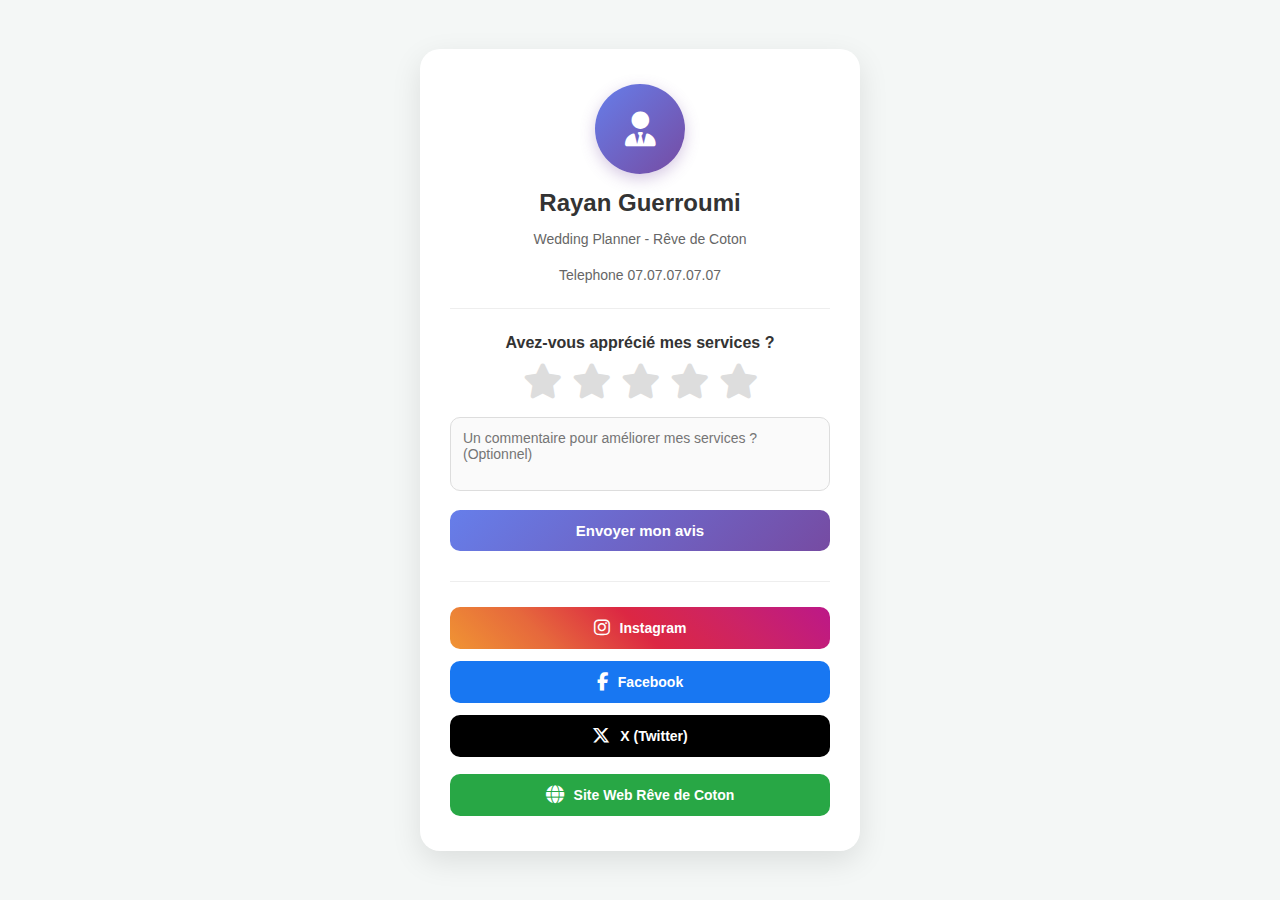
<file: index.html>
<!DOCTYPE html>
<html lang="fr">
<head>
    <meta charset="UTF-8">
    <meta name="viewport" content="width=device-width, initial-scale=1.0">
    <title>Notez Rayan Guerroumi</title>
    
    <link rel="stylesheet" href="https://cdnjs.cloudflare.com/ajax/libs/font-awesome/6.4.0/css/all.min.css">
    
    <style>
        /* --- STYLE CSS --- */
        :root {
            --bg-color: #f4f7f6;
            --card-bg: #ffffff;
            --text-color: #333;
            --gold: #ffc107;
            --gray: #ddd;
            --primary-gradient: linear-gradient(135deg, #667eea 0%, #764ba2 100%);
        }

        body {
            font-family: 'Segoe UI', Tahoma, Geneva, Verdana, sans-serif;
            background-color: var(--bg-color);
            margin: 0;
            display: flex;
            justify-content: center;
            align-items: center;
            min-height: 100vh;
            color: var(--text-color);
            padding: 20px; /* Petit espace pour mobile */
            box-sizing: border-box;
        }

        .container {
            background-color: var(--card-bg);
            width: 100%;
            max-width: 380px;
            padding: 35px 30px;
            border-radius: 20px;
            box-shadow: 0 10px 30px rgba(0,0,0,0.1);
            text-align: center;
        }

        /* --- PROFIL --- */
        .profile-img {
            width: 90px;
            height: 90px;
            border-radius: 50%;
            margin: 0 auto 15px;
            display: flex;
            justify-content: center;
            align-items: center;
            font-size: 35px;
            color: #fff;
            background-image: var(--primary-gradient);
            box-shadow: 0 5px 15px rgba(118, 75, 162, 0.3);
        }

        h1 {
            font-size: 24px;
            margin: 10px 0 5px;
            font-weight: 700;
        }

        p.subtitle {
            color: #666;
            font-size: 14px;
            margin-bottom: 20px;
            font-weight: 500;
        }

        hr {
            border: 0;
            border-top: 1px solid #eee;
            margin: 25px 0;
        }

        /* --- SYSTÈME DE NOTATION --- */
        .rating-box {
            margin-bottom: 30px;
        }

        .rating-box p {
            margin-bottom: 10px;
            font-weight: 600;
        }

        /* Les étoiles magiques */
        .star-rating {
            display: flex;
            flex-direction: row-reverse; /* Astuce pour sélectionner les étoiles précédentes */
            justify-content: center;
            margin-bottom: 15px;
        }

        .star-rating input {
            display: none; /* On cache les boutons radio */
        }

        .star-rating label {
            font-size: 35px;
            color: var(--gray);
            cursor: pointer;
            transition: color 0.2s, transform 0.1s;
            padding: 0 5px;
        }

        .star-rating label::before {
            content: '\f005'; /* Code icône étoile FontAwesome */
            font-family: "Font Awesome 6 Free";
            font-weight: 900;
        }

        /* Quand on survole ou qu'on clique */
        .star-rating input:checked ~ label,
        .star-rating label:hover,
        .star-rating label:hover ~ label {
            color: var(--gold);
        }
        
        .star-rating label:active {
            transform: scale(0.9);
        }

        /* Zone de commentaire */
        textarea {
            width: 100%;
            border: 1px solid #ddd;
            background-color: #fafafa;
            border-radius: 10px;
            padding: 12px;
            font-family: inherit;
            box-sizing: border-box;
            margin-bottom: 15px;
            resize: none;
            outline: none;
            font-size: 14px;
        }

        textarea:focus {
            border-color: #764ba2;
            background-color: #fff;
        }

        /* Bouton Envoyer */
        .btn-submit {
            background-image: var(--primary-gradient);
            color: white;
            border: none;
            padding: 12px 20px;
            border-radius: 10px;
            cursor: pointer;
            font-weight: bold;
            width: 100%;
            transition: opacity 0.3s, transform 0.2s;
            font-size: 15px;
        }

        .btn-submit:hover { opacity: 0.9; }
        .btn-submit:active { transform: scale(0.98); }

        /* --- RESEAUX SOCIAUX --- */
        .social-links {
            display: flex;
            flex-direction: column;
            gap: 12px;
        }

        .btn {
            display: flex;
            align-items: center;
            justify-content: center;
            padding: 12px;
            border-radius: 10px;
            text-decoration: none;
            color: white;
            font-weight: 600;
            font-size: 14px;
            transition: transform 0.2s;
        }

        .btn:active { transform: scale(0.98); }
        .btn i { margin-right: 10px; font-size: 18px; }

        /* Couleurs des boutons */
        .instagram { background: linear-gradient(45deg, #f09433 0%, #e6683c 25%, #dc2743 50%, #cc2366 75%, #bc1888 100%); }
        .facebook { background-color: #1877f2; }
        .twitter { background-color: #000000; }
        .website { background-color: #28a745; margin-top: 5px; }

    </style>
</head>
<body>

    <div class="container">
        <div class="profile-img">
            <i class="fa-solid fa-user-tie"></i>
        </div>

        <h1>Rayan Guerroumi</h1>
        <p class="subtitle">Wedding Planner - Rêve de Coton</p>
        <p class="subtitle">Telephone 07.07.07.07.07</p>

        <hr>

        <form action="https://formspree.io/f/TON_IDENTIFIANT_FORMSPREE_ICI" method="POST" class="rating-box">
            <p>Avez-vous apprécié mes services ?</p>
            
            <div class="star-rating">
                <input type="radio" id="star5" name="note" value="5" required/><label for="star5" title="Excellent"></label>
                <input type="radio" id="star4" name="note" value="4" /><label for="star4" title="Très bien"></label>
                <input type="radio" id="star3" name="note" value="3" /><label for="star3" title="Bien"></label>
                <input type="radio" id="star2" name="note" value="2" /><label for="star2" title="Moyen"></label>
                <input type="radio" id="star1" name="note" value="1" /><label for="star1" title="Mauvais"></label>
            </div>

            <textarea name="message" placeholder="Un commentaire pour améliorer mes services ? (Optionnel)" rows="3"></textarea>

            <button type="submit" class="btn-submit">Envoyer mon avis</button>
        </form>

        <hr>

        <div class="social-links">
            <a href="https://www.instagram.com/" class="btn instagram" target="_blank">
                <i class="fa-brands fa-instagram"></i> Instagram
            </a>
            
            <a href="https://www.facebook.com/" class="btn facebook" target="_blank">
                <i class="fa-brands fa-facebook-f"></i> Facebook
            </a>

            <a href="https://twitter.com/" class="btn twitter" target="_blank">
                <i class="fa-brands fa-x-twitter"></i> X (Twitter)
            </a>

            <a href="https://ray104933-dot.github.io/R-ve-de-Coton-/" class="btn website" target="_blank">
                <i class="fa-solid fa-globe"></i> Site Web Rêve de Coton
            </a>
        </div>
    </div>

</body>
</html>
</file>
